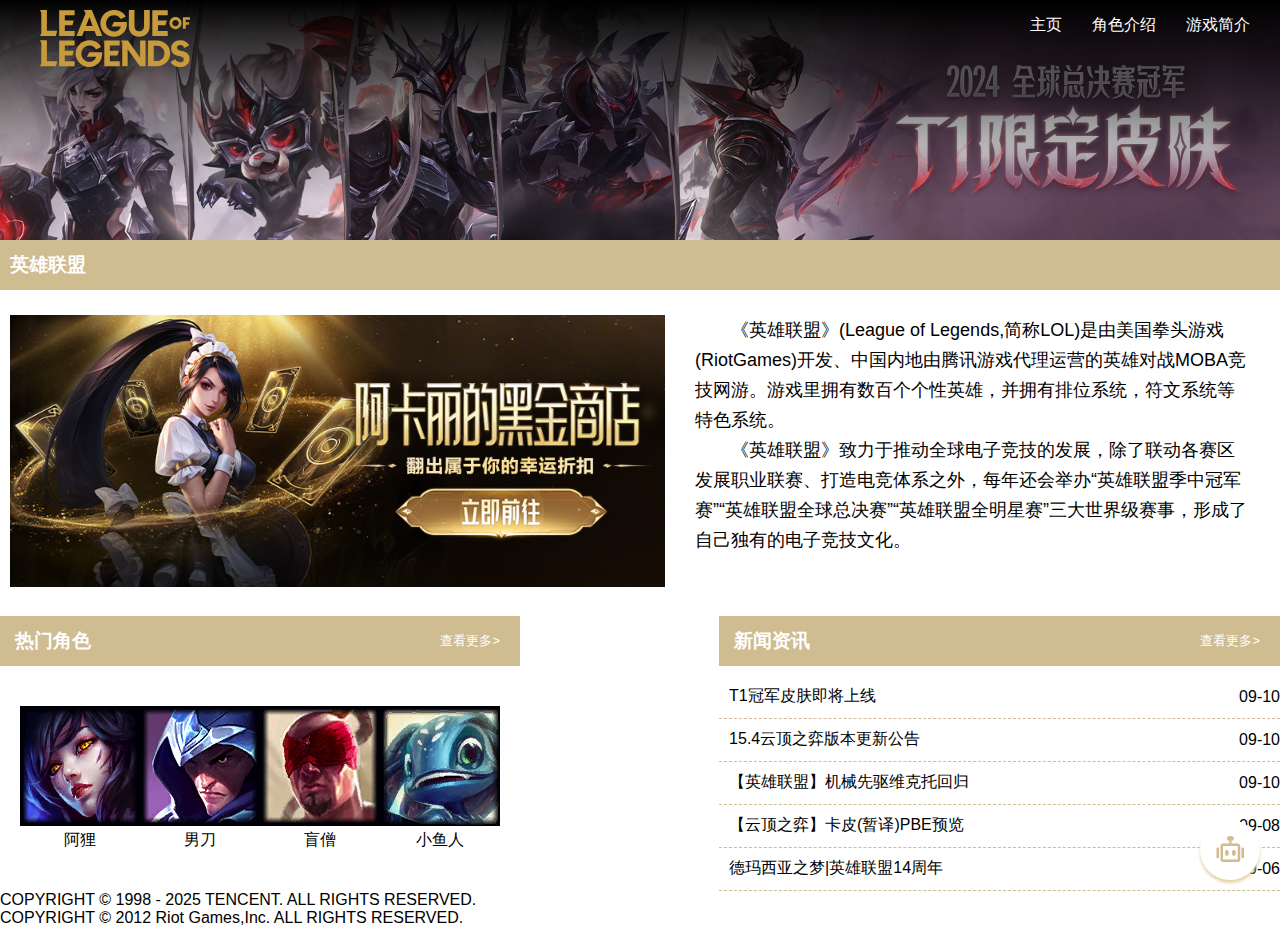
<file: project/index.html>
<!DOCTYPE html>
<html lang="en">

<head>
    <meta charset="UTF-8">
    <meta name="viewport" content="width=device-width, initial-scale=1.0">
    <title>英雄联盟官方网站</title>
    <link rel="stylesheet" href="./css/index.css">
    <!-- Update: aiButton source -->
    <link rel="stylesheet" href="./source/iconfont/ailogo/iconfont.css">
    <link rel="stylesheet" href="./css/universalNavBar.css">
    <link rel="stylesheet" href="./css/aiButton.css">
</head>

<body>
    <div class="universalNavBar"><!-- 导航栏容器 -->
        <div class="universalNavBarBackground"><img src="./source/img/universal/universalBackgroud.jpg" alt="导航栏图片">
        </div><!-- 背景图 -->
        <div class="universalNavBarContent"><!-- 导航栏内容 -->
            <a href="https://lol.qq.com/main.shtml" class="universalLeft">
                <img src="./source/img/universal/universalLogo.svg" alt="lol_logo">
            </a>
            <div class="universalRight">
                <ul>
                    <!-- 导航栏链接 -->
                    <!-- Update: add hover effect -->
                    <li><a href="./index.html">主页</a></li>
                    <li><a href="./character.html">角色介绍</a></li>
                    <li><a href="./introduction.html">游戏简介</a></li>
                </ul>
            </div>
        </div>
    </div>
    <div class="indexContent">
        <div class="indexContentTop"><!-- 英雄联盟 -->
            <div class="indexA1">
                <h3>英雄联盟</h3>
            </div><!-- 英雄联盟标题 -->
            <div class="indexA2">
                <!--阿卡丽图片-->
                <div class="indexA2Left"><a href="https://lol.qq.com/act/a20250905aklstore/index.html?e_code=552675"
                        target="_blank"><img src="./source/img/index/index-Akali.png" alt=""></a></div>
                <!-- 英雄联盟文本（两段） -->
                <div class="indexA2Right">
                    <p class="indexB1">《英雄联盟》(League of
                        Legends,简称LOL)是由美国拳头游戏(RiotGames)开发、中国内地由腾讯游戏代理运营的英雄对战MOBA竞技网游。游戏里拥有数百个个性英雄，并拥有排位系统，符文系统等特色系统。
                    </p>
                    <p class="indexB1">
                        《英雄联盟》致力于推动全球电子竞技的发展，除了联动各赛区发展职业联赛、打造电竞体系之外，每年还会举办“英雄联盟季中冠军赛”“英雄联盟全球总决赛”“英雄联盟全明星赛”三大世界级赛事，形成了自己独有的电子竞技文化。
                    </p>
                </div>
            </div>
        </div>
        <div class="indexContentBottom">
            <div class="indexA3"><!-- 热门角色 -->
                <div class="indexA3Top">
                    <h3>热门角色</h3>
                    <p class="indexB2">查看更多></p>
                </div>
                <div class="indexA3Bottom">
                    <div class="indexB3"><!-- 角色图标1 -->
                        <img src="./source/img/index/index-Ahri.png" alt="阿狸">
                        <div class="indexC1">阿狸</div>
                    </div>
                    <div class="indexB3"><!-- 角色图标2 -->
                        <img src="./source/img/index/index-Talon.png" alt="男刀">
                        <div class="indexC1">男刀</div>
                    </div>
                    <div class="indexB3"><!-- 角色图标3 -->
                        <img src="./source/img/index/index-LeeSin.png" alt="盲僧">
                        <div class="indexC1">盲僧</div>
                    </div>
                    <div class="indexB3"><!-- 角色图标4 -->
                        <img src="./source/img/index/index-Fizz.png" alt="小鱼人">
                        <div class="indexC1">小鱼人</div>
                    </div>
                </div>
            </div>
            <div class="indexA4"><!-- 新闻资讯 -->
                <!--是A3Top！！注意！！-->
                <div class="indexA3Top">
                    <h3>新闻资讯</h3>
                    <p class="indexB2">查看更多></p>
                </div>
                <div class="indexA4Bottom">
                    <ul><!-- 四个新闻+链接 -->
                        <li><a
                                href="https://lol.qq.com/news/detail.shtml?docid=5908790105545064052">T1冠军皮肤即将上线</a><span>09-10</span>
                        </li>
                        <li><a
                                href="https://lol.qq.com/gicp/news/662/37068340.html">15.4云顶之弈版本更新公告</a><span>09-10</span>
                        </li>
                        <li><a
                                href="https://lol.qq.com/v/v2/detail.shtml?docid=910927978312563655">【英雄联盟】机械先驱维克托回归</a><span>09-10</span>
                        </li>
                        <li><a
                                href="https://lol.qq.com/v/v2/detail.shtml?docid=8588179804151281870">【云顶之弈】卡皮(暂译)PBE预览</a><span>09-08</span>
                        </li>
                        <li class="indexB4"><a
                                href="https://lol.qq.com/v/v2/detail.shtml?docid=11243798956824444895">德玛西亚之梦|英雄联盟14周年</a><span>09-06</span>
                        </li>
                    </ul>
                </div>
            </div>
        </div>
    </div>
    <div class="indexBottom"><!-- 底部灰色块 -->
        <p>COPYRIGHT © 1998 - 2025 TENCENT. ALL RIGHTS RESERVED.
        <br>COPYRIGHT © 2012 Riot Games,Inc. ALL RIGHTS RESERVED.</p>
    </div>

    <!-- Update: AI BUTTON -->
    <div class="aiButton iconfont icon-youxiAIduizhanjiqiren">
    </div>
</body>

</html>
</file>
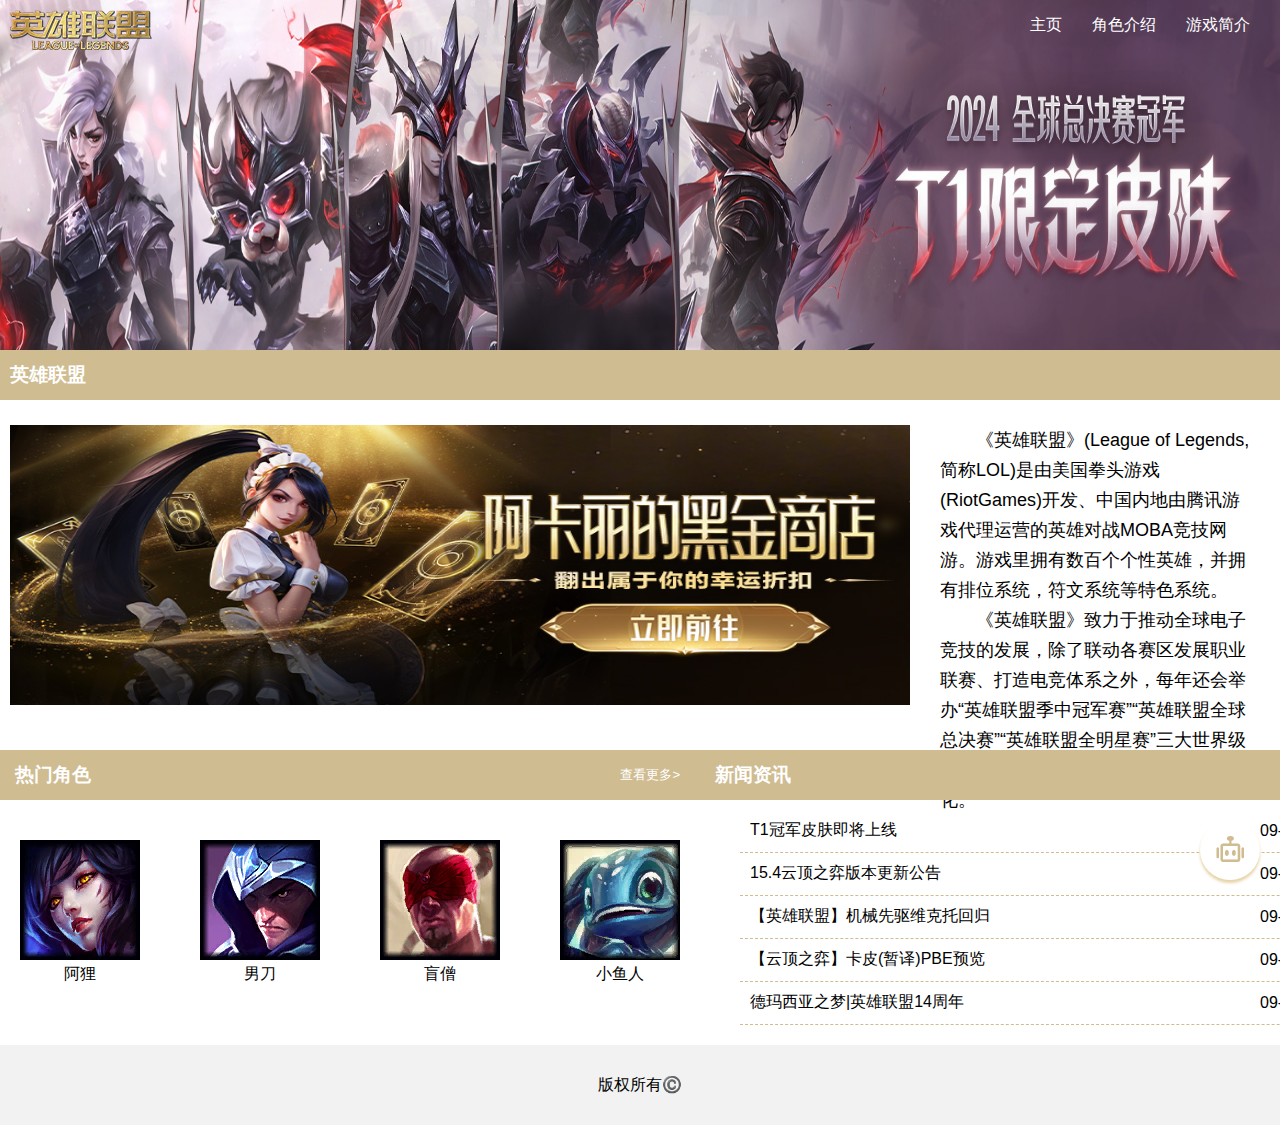
<file: project/index/index.html>
<!DOCTYPE html>
<html lang="en">
<head>
    <meta charset="UTF-8">
    <meta name="viewport" content="width=device-width, initial-scale=1.0">
    <title>Document</title>
    <link rel="stylesheet" href="index.css">
    <!-- Update: aiButton source -->
    <link rel="stylesheet" href="./font_3553oli530y/iconfont.css">
</head>
<body>
    <div class="indexNavBar"><!-- 导航栏容器 -->
        <div class="indexNavBarBackground"><img src="index-background.jpg" alt="导航栏图片"></div><!-- 背景图 -->
        <div class="indexNavBarContent"><!-- 导航栏内容 -->
            <div class="indexLeft"><img src="index-logo.png" alt=""></div>
            <div class="indexRight">
                <ul>
                    <!-- 导航栏链接 -->
                    <!-- Update: add hover effect -->
                    <li><a href="">主页</a></li>
                    <li><a href="">角色介绍</a></li>
                    <li><a href="">游戏简介</a></li>
                </ul>
            </div>
        </div>
    </div>
    <div class="indexContent">
        <div class="indexContentTop"><!-- 英雄联盟 -->
            <div class="indexA1"><h3>英雄联盟</h3></div><!-- 英雄联盟标题 -->
            <div class="indexA2">
                <!--阿卡丽图片-->
                <div class="indexA2Left"><a href="https://lol.qq.com/act/a20250905aklstore/index.html?e_code=552675" target="_blank"><img src="index-Akali.png" alt=""></a></div>
                <!-- 英雄联盟文本（两段） -->
                <div class="indexA2Right">
                    <p class="indexB1">《英雄联盟》(League of Legends,简称LOL)是由美国拳头游戏(RiotGames)开发、中国内地由腾讯游戏代理运营的英雄对战MOBA竞技网游。游戏里拥有数百个个性英雄，并拥有排位系统，符文系统等特色系统。</p>
                    <p class="indexB1">《英雄联盟》致力于推动全球电子竞技的发展，除了联动各赛区发展职业联赛、打造电竞体系之外，每年还会举办“英雄联盟季中冠军赛”“英雄联盟全球总决赛”“英雄联盟全明星赛”三大世界级赛事，形成了自己独有的电子竞技文化。</p>
                </div>
            </div>
        </div>
        <div class="indexContentBottom">
            <div class="indexA3"><!-- 热门角色 -->
                <div class="indexA3Top"><h3>热门角色</h3><p class="indexB2">查看更多></p></div>
                <div class="indexA3Bottom">
                    <div class="indexB3"><!-- 角色图标1 -->
                        <img src="index-Ahri.png" alt="阿狸">
                        <div class="indexC1">阿狸</div>
                    </div>
                    <div class="indexB3"><!-- 角色图标2 -->
                        <img src="index-Talon.png" alt="男刀">
                        <div class="indexC1">男刀</div>
                    </div>
                    <div class="indexB3"><!-- 角色图标3 -->
                        <img src="index-LeeSin.png" alt="盲僧">
                        <div class="indexC1">盲僧</div>
                    </div>
                    <div class="indexB3"><!-- 角色图标4 -->
                        <img src="index-Fizz.png" alt="小鱼人">
                        <div class="indexC1">小鱼人</div>
                    </div>
                </div>
            </div>
            <div class="indexA4"><!-- 新闻资讯 -->
                <!--是A3Top！！注意！！-->
                <div class="indexA3Top"><h3>新闻资讯</h3><p class="indexB2">查看更多></p></div>
                <div class="indexA4Bottom">
                    <ul><!-- 四个新闻+链接 -->
                        <li><a href="https://lol.qq.com/news/detail.shtml?docid=5908790105545064052">T1冠军皮肤即将上线</a><span>09-10</span></li>
                        <li><a href="https://lol.qq.com/gicp/news/662/37068340.html">15.4云顶之弈版本更新公告</a><span>09-10</span></li>
                        <li><a href="https://lol.qq.com/v/v2/detail.shtml?docid=910927978312563655">【英雄联盟】机械先驱维克托回归</a><span>09-10</span></li>
                        <li><a href="https://lol.qq.com/v/v2/detail.shtml?docid=8588179804151281870">【云顶之弈】卡皮(暂译)PBE预览</a><span>09-08</span></li>
                        <li class="indexB4"><a href="https://lol.qq.com/v/v2/detail.shtml?docid=11243798956824444895">德玛西亚之梦|英雄联盟14周年</a><span>09-06</span></li>
                    </ul>
                </div>
            </div>
        </div>
    </div>
    <div class="indexBottom"><!-- 底部灰色块 -->
        <p>版权所有©️</p>
    </div>

    <!-- Update: AI BUTTON -->
    <div class="aiButton iconfont icon-youxiAIduizhanjiqiren">
    </div>
</body>
</html>
</file>
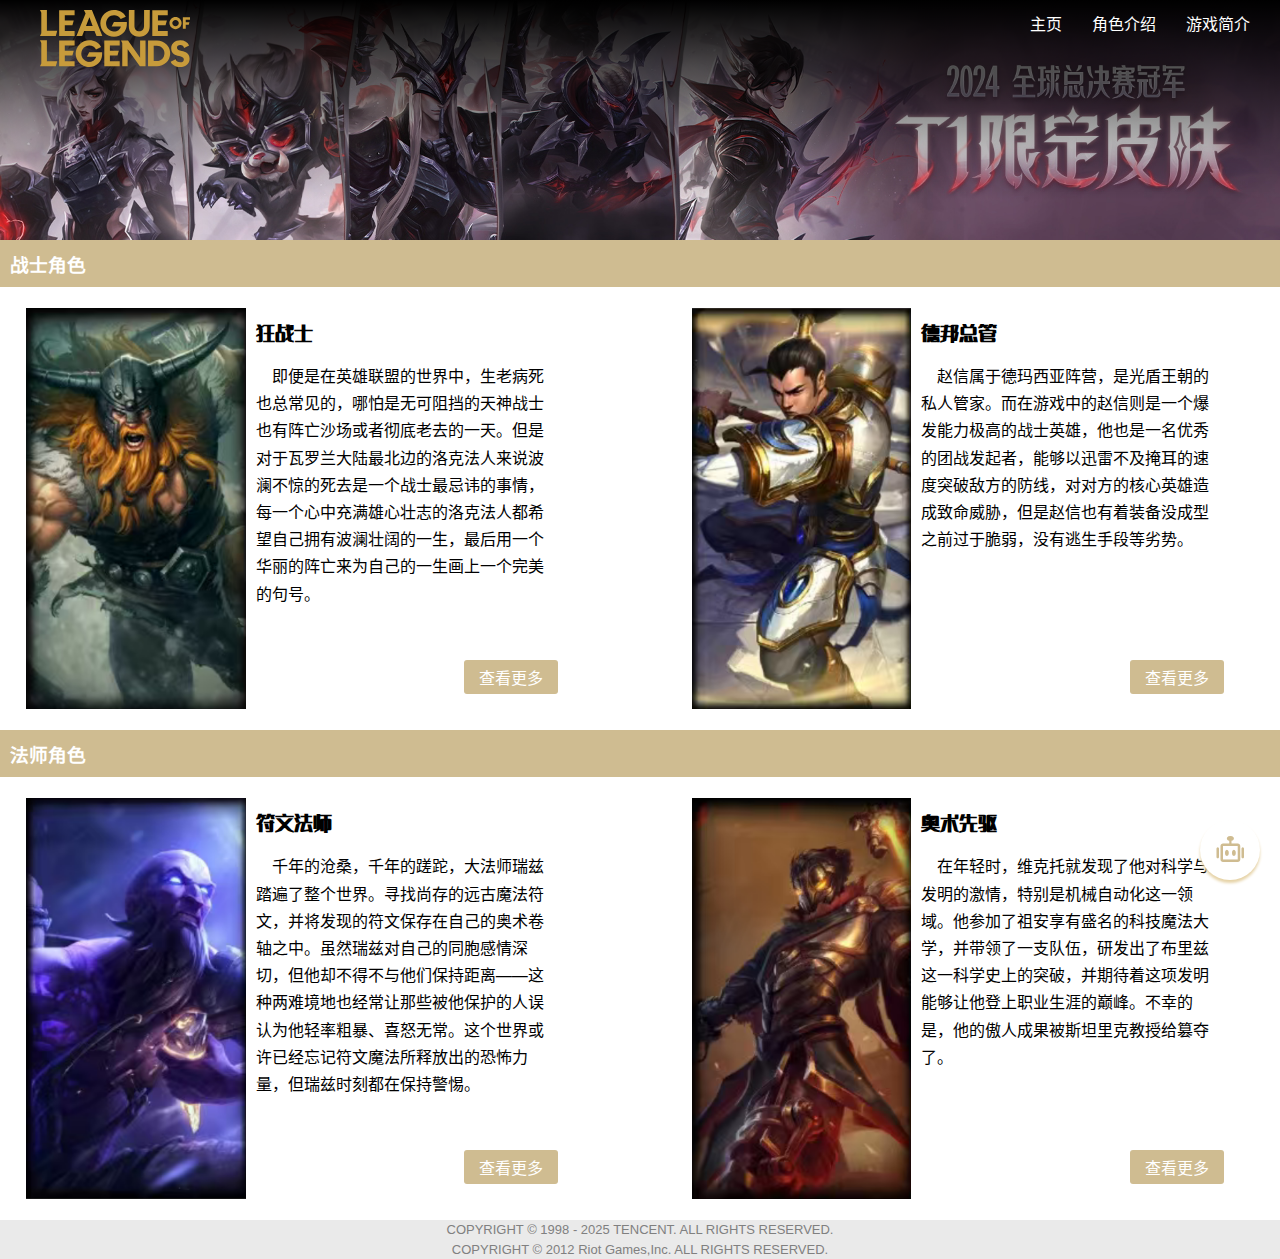
<file: project/character.html>
<!DOCTYPE html>
<html lang="zh-CN">

<head>
  <meta charset="UTF-8">
  <title>英雄联盟角色介绍</title>
  <!-- Basic -->
  <link rel="stylesheet" href="./css/character.css">
  <!-- Nav Bar -->
  <link rel="stylesheet" href="./css/universalNavBar.css">
  <!-- AI Button -->
  <link rel="stylesheet" href="./css/aiButton.css">
  <!-- iconfont -->
  <link rel="stylesheet" href="./source/iconfont/ailogo/iconfont.css">
  <!-- More universal resource -->
  <link rel="stylesheet" href="./css/universal.css">
</head>

<body>
  <div class="universalNavBar"><!-- 导航栏容器 -->
    <div class="universalNavBarBackground"><img src="./source/img/universal/universalBackgroud.jpg" alt="导航栏图片">
    </div><!-- 背景图 -->
    <div class="universalNavBarContent"><!-- 导航栏内容 -->
      <a href="https://lol.qq.com/main.shtml" class="universalLeft">
        <img src="./source/img/universal/universalLogo.svg" alt="lol_logo">
      </a>
      <div class="universalRight">
        <ul>
          <!-- 导航栏链接 -->
          <!-- Update: add hover effect -->
          <li><a href="./index.html">主页</a></li>
          <li><a href="./character.html">角色介绍</a></li>
          <li><a href="./introduction.html">游戏简介</a></li>
        </ul>
      </div>
    </div>
  </div>

  <div class="section">
    <h2 class="section-title">战士角色</h2>
    <div class="character-list">
      <div class="character">
        <div class="character-img">
          <img src="./source/img/character/狂战士.png" alt="狂战士">
        </div>
        <div class="character-info">
          <h3>狂战士</h3>
          <p style="text-indent: 1em;">
            即便是在英雄联盟的世界中，生老病死也总常见的，哪怕是无可阻挡的天神战士也有阵亡沙场或者彻底老去的一天。但是对于瓦罗兰大陆最北边的洛克法人来说波澜不惊的死去是一个战士最忌讳的事情，每一个心中充满雄心壮志的洛克法人都希望自己拥有波澜壮阔的一生，最后用一个华丽的阵亡来为自己的一生画上一个完美的句号。
          </p>
          <a href="https://101.qq.com/#/hero-detail?heroid=2&datatype=5v5">查看更多</a>
        </div>
      </div>
      <div class="character">
        <div class="character-img">
          <img src="./source/img/character/德邦总管.png" alt="德邦总管">
        </div>
        <div class="character-info">
          <h3>德邦总管</h3>
          <p style="text-indent: 1em;">
            赵信属于德玛西亚阵营，是光盾王朝的私人管家。而在游戏中的赵信则是一个爆发能力极高的战士英雄，他也是一名优秀的团战发起者，能够以迅雷不及掩耳的速度突破敌方的防线，对对方的核心英雄造成致命威胁，但是赵信也有着装备没成型之前过于脆弱，没有逃生手段等劣势。
          </p>
          <a href="https://101.qq.com/#/hero-detail?heroid=5&datatype=5v5">查看更多</a>
        </div>
      </div>
    </div>
  </div>

  <div class="section">
    <h2 class="section-title">法师角色</h2>
    <div class="character-list">
      <div class="character">
        <div class="character-img">
          <img src="./source/img/character/流浪法师.png" alt="流浪法师">
        </div>
        <div class="character-info">
          <h3>符文法师</h3>
          <p style="text-indent: 1em;">
            千年的沧桑，千年的蹉跎，大法师瑞兹踏遍了整个世界。寻找尚存的远古魔法符文，并将发现的符文保存在自己的奥术卷轴之中。虽然瑞兹对自己的同胞感情深切，但他却不得不与他们保持距离——这种两难境地也经常让那些被他保护的人误认为他轻率粗暴、喜怒无常。这个世界或许已经忘记符文魔法所释放出的恐怖力量，但瑞兹时刻都在保持警惕。
          </p>
          <a href="https://101.qq.com/#/hero-detail?heroid=13&datatype=5v5">查看更多</a>
        </div>
      </div>
      <div class="character">
        <div class="character-img">
          <img src="./source/img/character/机械先驱.png" alt="机械先驱">
        </div>
        <div class="character-info">
          <h3>奥术先驱</h3>
          <p style="text-indent:1em">
            在年轻时，维克托就发现了他对科学与发明的激情，特别是机械自动化这一领域。他参加了祖安享有盛名的科技魔法大学，并带领了一支队伍，研发出了布里兹这一科学史上的突破，并期待着这项发明能够让他登上职业生涯的巅峰。不幸的是，他的傲人成果被斯坦里克教授给篡夺了。
          </p>
          <a href="https://101.qq.com/#/hero-detail?heroid=112&datatype=5v5">查看更多</a>
        </div>
      </div>
    </div>
  </div>

  <footer>
    <p>COPYRIGHT © 1998 - 2025 TENCENT. ALL RIGHTS RESERVED.
      <br>COPYRIGHT © 2012 Riot Games,Inc. ALL RIGHTS RESERVED.
    </p>
  </footer>

  <!-- Update: AI BUTTON -->
  <div class="aiButton iconfont icon-youxiAIduizhanjiqiren">
  </div>
</body>

</html>
</file>
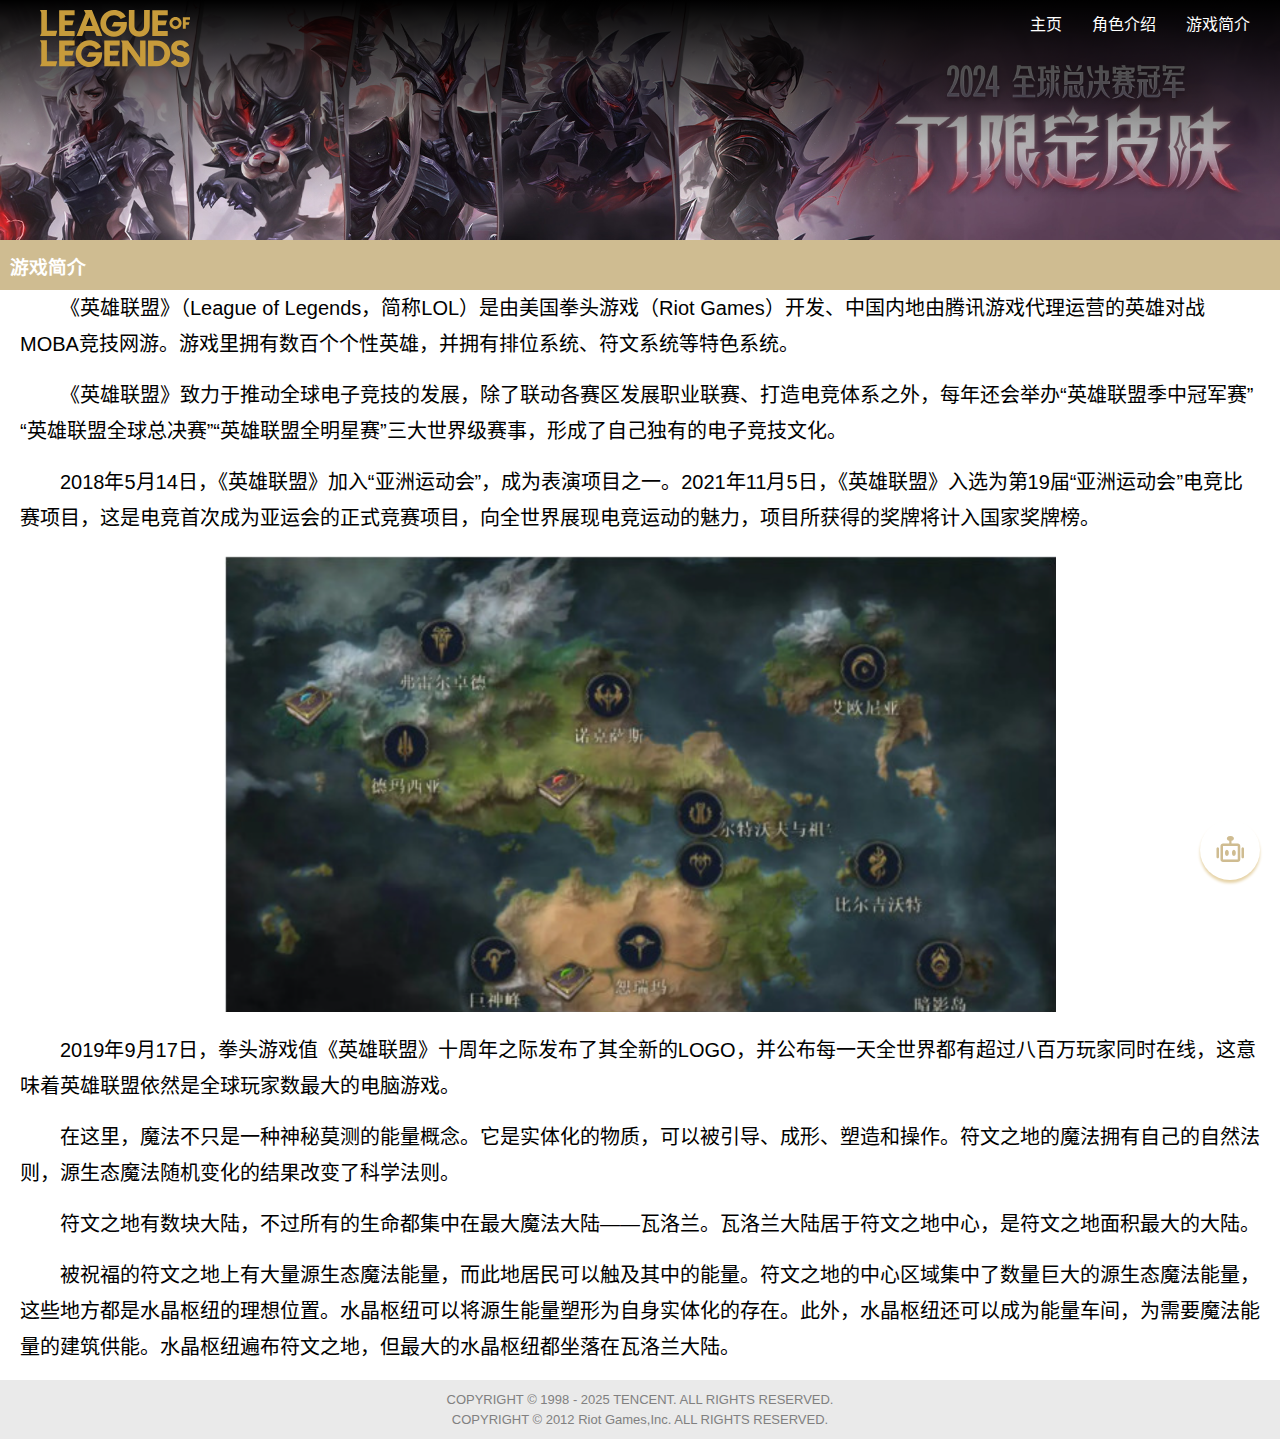
<file: project/introduction.html>
<!DOCTYPE html>
<html lang="zh-CN">

<head>
    <meta charset="UTF-8">
    <meta name="viewport" content="width=device-width, initial-scale=1.0">
    <title>英雄联盟官方网站-游戏介绍</title>
    <!-- Basic -->
    <link rel="stylesheet" href="./css/introduction.css">
    <!-- Nav Bar -->
    <link rel="stylesheet" href="./css/universalNavBar.css">
    <!-- AI Button -->
    <link rel="stylesheet" href="./css/aiButton.css">
    <!-- iconfont -->
    <link rel="stylesheet" href="./source/iconfont/ailogo/iconfont.css">
</head>

<body>
    <!-- body标签：页面的主体内容区，所有可见的页面元素（文字、图片、按钮等）都放在这里 -->
    <!-- 页面头部区域：通常包含logo、导航栏等核心导航元素 -->
    <div class="universalNavBar"><!-- 导航栏容器 -->
        <div class="universalNavBarBackground"><img src="./source/img/universal/universalBackgroud.jpg" alt="导航栏图片">
        </div><!-- 背景图 -->
        <div class="universalNavBarContent"><!-- 导航栏内容 -->
            <a href="https://lol.qq.com/main.shtml" class="universalLeft">
                <img src="./source/img/universal/universalLogo.svg" alt="lol_logo">
            </a>
            <div class="universalRight">
                <ul>
                    <!-- 导航栏链接 -->
                    <!-- Update: add hover effect -->
                    <li><a href="./index.html">主页</a></li>
                    <li><a href="./character.html">角色介绍</a></li>
                    <li><a href="./introduction.html">游戏简介</a></li>
                </ul>
            </div>
        </div>
    </div>
    <!-- 游戏简介标题容器，驼峰命名体现gameIntro组别 -->
    <div class="introductionBiaoti">
        <h2>游戏简介</h2>
    </div>
    <!-- 游戏简介内容区块，驼峰命名体现gameIntro组别 -->
    <section class="introductionSection">
        <p>《英雄联盟》（League of Legends，简称LOL）是由美国拳头游戏（Riot
            Games）开发、中国内地由腾讯游戏代理运营的英雄对战MOBA竞技网游。游戏里拥有数百个个性英雄，并拥有排位系统、符文系统等特色系统。</p>
        <p>《英雄联盟》致力于推动全球电子竞技的发展，除了联动各赛区发展职业联赛、打造电竞体系之外，每年还会举办“英雄联盟季中冠军赛”“英雄联盟全球总决赛”“英雄联盟全明星赛”三大世界级赛事，形成了自己独有的电子竞技文化。</p>
        <p>2018年5月14日，《英雄联盟》加入“亚洲运动会”，成为表演项目之一。2021年11月5日，《英雄联盟》入选为第19届“亚洲运动会”电竞比赛项目，这是电竞首次成为亚运会的正式竞赛项目，向全世界展现电竞运动的魅力，项目所获得的奖牌将计入国家奖牌榜。
        </p>
        <img src="./source/img/introduction/map.png" alt="">
        <p>2019年9月17日，拳头游戏值《英雄联盟》十周年之际发布了其全新的LOGO，并公布每一天全世界都有超过八百万玩家同时在线，这意味着英雄联盟依然是全球玩家数最大的电脑游戏。</p>
        <p>在这里，魔法不只是一种神秘莫测的能量概念。它是实体化的物质，可以被引导、成形、塑造和操作。符文之地的魔法拥有自己的自然法则，源生态魔法随机变化的结果改变了科学法则。</p>
        <p>符文之地有数块大陆，不过所有的生命都集中在最大魔法大陆——瓦洛兰。瓦洛兰大陆居于符文之地中心，是符文之地面积最大的大陆。</p>
        <p>被祝福的符文之地上有大量源生态魔法能量，而此地居民可以触及其中的能量。符文之地的中心区域集中了数量巨大的源生态魔法能量，这些地方都是水晶枢纽的理想位置。水晶枢纽可以将源生能量塑形为自身实体化的存在。此外，水晶枢纽还可以成为能量车间，为需要魔法能量的建筑供能。水晶枢纽遍布符文之地，但最大的水晶枢纽都坐落在瓦洛兰大陆。
        </p>
    </section>
    <footer>
            <p>COPYRIGHT © 1998 - 2025 TENCENT. ALL RIGHTS RESERVED.
            <br>COPYRIGHT © 2012 Riot Games,Inc. ALL RIGHTS RESERVED.</p>
    </footer>


    <!-- Update: AI BUTTON -->
    <div class="aiButton iconfont icon-youxiAIduizhanjiqiren">
    </div>
</body>

</html>
</file>
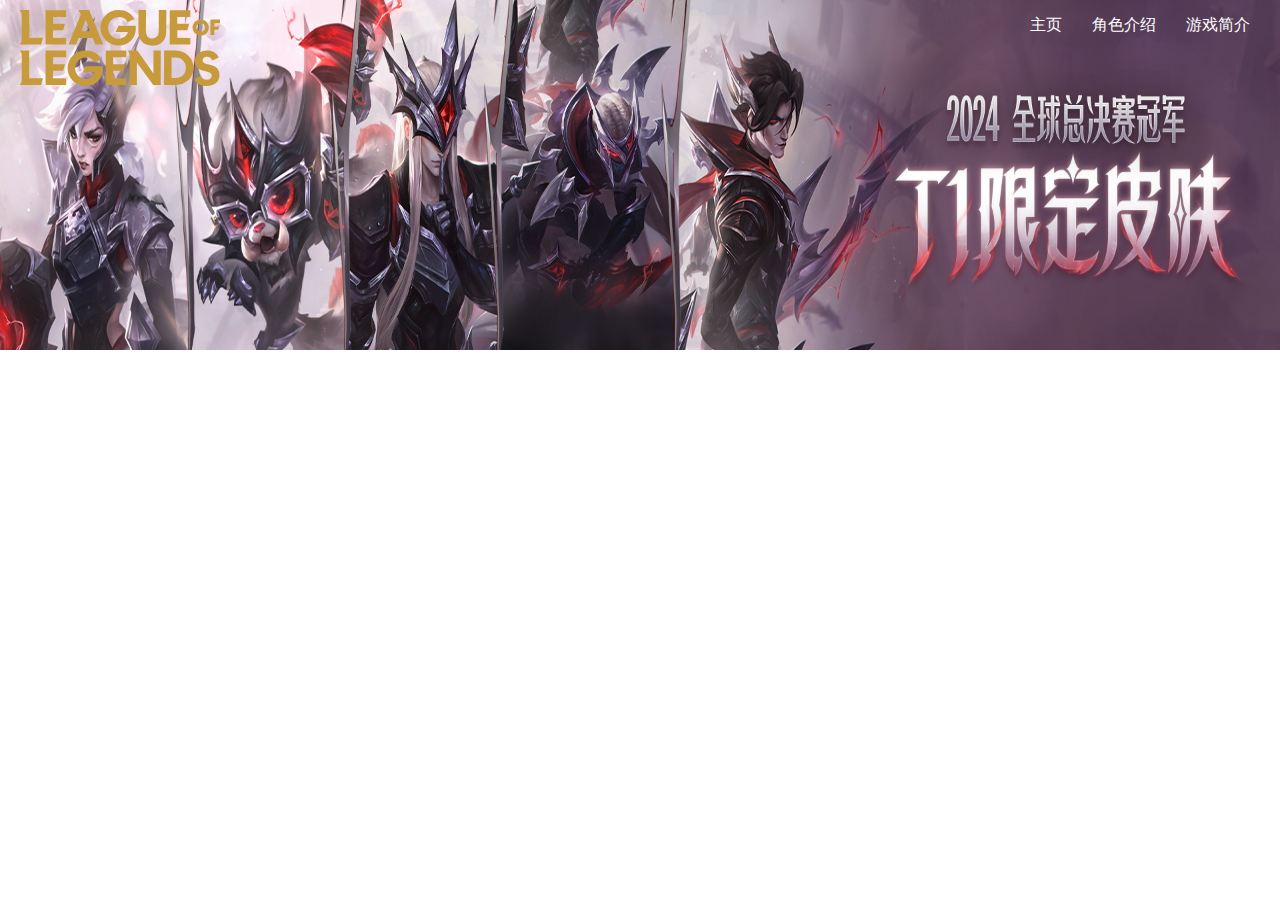
<file: aronnaxDemo/universal_nav_bar/navbar.html>
<html lang="en">
<head>
    <meta charset="UTF-8">
    <meta name="viewport" content="width=device-width, initial-scale=1.0">
    <title>NavBar</title>
    <link rel="stylesheet" href="./navbar.css">
</head>
<body>
    <div class="universalNavBar"><!-- 导航栏容器 -->
        <div class="universalNavBarBackground"><img src="./universalBackgroud.jpg" alt="导航栏图片"></div><!-- 背景图 -->
        <div class="universalNavBarContent"><!-- 导航栏内容 -->
            <div class="universalLeft"><img src="./universalLogo.svg" alt=""></div>
            <div class="universalRight">
                <ul>
                    <!-- 导航栏链接 -->
                    <!-- Update: add hover effect -->
                    <li><a href="">主页</a></li>
                    <li><a href="">角色介绍</a></li>
                    <li><a href="">游戏简介</a></li>
                </ul>
            </div>
        </div>
    </div>
</body>
</file>
<file: project/css/index.css>
* {
    box-sizing: border-box;
    margin: 0;
}

body {
    font-family: Arial, Helvetica, sans-serif;
}

li {
    list-style: none;
}

a {
    text-decoration: none;
}

h3 {
    color: white;
}

.indexNavBar {
    width: 100%;
    position: relative;
}

.indexNavBarBackground img {
    height: 100%;
    width: 100%;
}

.indexNavBarBackground {
    height: 350px;
}

.indexNavBarContent {
    width: 100%;
    height: 50px;
    position: absolute;
    top: 0;
    display: flex;
    justify-content: space-between;
}

.indexRight {
    margin-left: auto;
}

.indexRight ul {
    line-height: 50px;
    display: flex;
}

.indexRight ul li a {
    margin-right: 30px;
    color: white;
}

.indexContent {
    display: flex;
    flex-direction: column;
}

.indexContentTop {
    /* height: 400px; */
    padding-bottom: 25px;
}

.indexA1 {
    width: 100%;
    height: 50px;
    line-height: 50px;
    background-color: #cfbc91;
}

.indexA1 h3 {
    margin-left: 10px;
}

.indexA2 {
    margin-top: 25px;
    display: flex;
    flex-wrap: wrap;
}

.indexA2Left {
    flex: 1 1 500px;
    margin-left: 10px;
}

.indexA2Left img {
    max-width: 100%;
    height: auto;
}

.indexA2Right {
    /* height: 300px; */
    margin: 0 30px;
    flex: 1 1 400px;
    /* 可增长，可收缩，基础宽度400px */
    overflow-wrap: break-word;
    /* 确保文本不会溢出容器 */
}

.indexB1 {
    line-height: 30px;
    text-indent: 2em;
    font-size: large;
}

.indexContentBottom {
    display: flex;
    justify-content: space-between;
    flex-wrap: wrap;
}

.indexA3Top {
    height: 50px;
    background-color: #cfbc91;
    display: flex;
    justify-content: space-between;
    align-items: center;
    max-width: 700px;
}

.indexA3Top h3 {
    margin-left: 15px;
}

.indexA3Bottom {
    display: flex;
    justify-content: space-between;
    margin: 0 20px;
    margin-top: 40px;
    flex-wrap: wrap;
}

.indexB2 {
    margin-right: 20px;
    font-size: small;
    display: block;
    color: white;
}

.indexC1 {
    text-align: center;
}

.indexA4Bottom ul {
    margin-top: 10px;
}

.indexA4Bottom ul li {
    display: block;
    display: flex;
    border-bottom: 1px dashed #cfbc91;

}

.indexA4Bottom ul li a {
    /* font-size: large; */
    display: block;
    width: 500px;
    margin: 10px;
    color: black;
}

.indexA4Bottom ul li span {
    line-height: 42px;
}

.indexB4 {
    border: none;
}

footer {
    background-color: #eaeaea;
    text-align: center;
    padding: 10px0;
    font-size: 14px;
}

footer p {
    color: gray;
    line-height: 150%;
    font-size: small;
}

* {
    box-sizing: border-box
}


.indexNavBarContent .indexRight ul li a {
    position: relative;
}

.indexNavBarContent .indexRight ul li a::after {
    content: "";
    /* 位置 相对链接本身 */
    position: absolute;
    left: 0;
    bottom: -10px;
    /* 基础样式 */
    width: 0;
    height: 3px;
    background: #CCBD96;
    /* 过渡动画 */
    transition: width 0.2s ease;
}

.indexNavBarContent .indexRight ul li a:hover::after {
    width: 100%;
    /* 鼠标悬停时展开到整个链接宽度 */
}
</file>
<file: project/source/iconfont/ailogo/iconfont.css>
@font-face {
  font-family: "iconfont";
  /* Project id  */
  src: url('iconfont.ttf?t=1757901840693') format('truetype');
}

.iconfont {
  font-family: "iconfont" !important;
  font-size: 16px;
  font-style: normal;
  -webkit-font-smoothing: antialiased;
  -moz-osx-font-smoothing: grayscale;
}

.icon-aislogo:before {
  content: "\e648";
}

.icon-youxiAIduizhanjiqiren:before {
  content: "\e6f1";
  font-size: 30px;
  font-weight: lighter;
  color: #CFBC91;
}
</file>
<file: project/css/universalNavBar.css>
* {
    box-sizing: border-box !important;
    margin: 0;
    padding: 0;
}

body {
    font-family: Arial, Helvetica, sans-serif;
}

li {
    list-style: none;
}

a {
    text-decoration: none;
}

h3 {
    color: white;
}

.universalNavBarBackground img {
    display: block;
    max-width: 100%;
}

.universalNavBarContent {
    width: 100%;
    height: 200px;
    position: absolute;
    top: 0;
    display: flex;
    justify-content: space-between;
}

.universalNavBarContent::before {
  content: "";
  position: absolute;
  top: 0;
  left: 0;
  width: 100%;
  height: 100%;
  /* 渐变：上面是黑色半透明，往下过渡到透明 */
  background: linear-gradient(to bottom, rgba(0, 0, 0, 1), transparent);
  z-index: 0;
}

.universalLeft{
    display: block;
    z-index: 1;
}

.universalLeft img{
    margin-top: 10px;
    margin-left: 40px;
    max-width: 150px;
    z-index: 100;
}

.universalRight {
    margin-left: auto;
}

.universalRight ul {
    line-height: 50px;
    display: flex;
}

.universalRight ul li a {
    margin-right: 30px;
    color: white;
}

.universalNavBarContent .universalRight ul li a {
    position: relative;
}

.universalNavBarContent .universalRight ul li a::after {
    content: "";
    /* 位置 相对链接本身 */
    position: absolute;
    left: 0;
    bottom: -10px;
    /* 基础样式 */
    width: 0;
    height: 3px;
    background: #CCBD96;
    /* 过渡动画 */
    transition: width 0.2s ease;
}

.universalNavBarContent .universalRight ul li a:hover::after {
    width: 100%;
    /* 鼠标悬停时展开到整个链接宽度 */
}
</file>
<file: project/css/aiButton.css>
/* ai按钮 */
.aiButton {
    /* 位置与基础样式 */
    position: fixed;
    bottom: 20px;
    right: 20px;
    width: 60px;
    height: 60px;
    border-radius: 50%;
    background-color: #FFFFFF;
    border: none;
    box-shadow: 0 3px 3px #e6d3a7;

    /* 指针 */
    cursor: pointer;

    /* 层级 */
    z-index: 1000;

    /* 子元素定位 */
    display: flex;
    justify-content: center;
    align-items: center;

    /* 动画 */
    animation: pulse 2s infinite;
    transition: transform 0.2s, background 0.2s;
}

/* 悬停效果 */
.aiButton:hover {
    transform: scale(1.1);
    background: #0C1723;
}

.aiButton:hover::before {
    color: antiquewhite;
}

/* 点击效果 */
.aiButton:active {
    transform: scale(1.1);
}

/* 呼吸动画关键帧 */
@keyframes pulse {
    0% {
        transform: scale(1);
    }

    50% {
        transform: scale(1.05);
    }

    100% {
        transform: scale(1);
    }
}
</file>
<file: project/index/index.css>
*{
    box-sizing: border-box;
    margin: 0;
}
body{
    font-family: Arial, Helvetica, sans-serif;
}
li{
    list-style: none;
}
a{
    text-decoration: none;
}
h3{
    color:white; 
}
.indexNavBar{
    width: 100%;
    position: relative;
}
.indexNavBarBackground img{
    height: 100%;
    width: 100%;
}
.indexNavBarBackground{
    height: 350px;
}
.indexNavBarContent{
    width: 100%;
    height: 50px;
    position: absolute;
    top: 0;
    display: flex;
    justify-content: space-between;
}
.indexRight{
    margin-left: auto;
}
.indexRight ul{
    line-height: 50px;
    display: flex;
}
.indexRight ul li a{
    margin-right: 30px;
    color: white;
}
.indexContent{
    display:flex;
    flex-direction: column;
}
.indexContentTop{
    height: 400px;
}
.indexA1{
    width: 100%;
    height: 50px;
    line-height: 50px;
    background-color: #cfbc91;
}
.indexA1 h3{
    margin-left: 10px;
}
.indexA2{
    margin-top: 25px;
    display: flex;
}
.indexA2Left img{
    margin-left: 10px;
    width: 900px;
    height: 280px;
}
.indexA2Right{
    height: 300px;
    margin:0 30px;
}
.indexB1{
    line-height: 30px;
    text-indent: 2em;
    font-size: large;
}
.indexContentBottom{
    display: flex;
    justify-content: space-between;
}
.indexA3Top{
    height: 50px;
    background-color: #cfbc91;
    display: flex;
    justify-content: space-between;
    line-height: 50px;
    width: 700px;
}
.indexA3Top h3{
    margin-left: 15px;
}
.indexA3Bottom{
    display: flex;
    justify-content: space-between;
    margin: 0 20px;
    margin-top: 40px;
}
.indexB2{
    margin-right: 20px;
    font-size: small;
    display: block;
    color: white;
}
.indexC1{
    text-align: center;
}
.indexA4Bottom ul{
    margin-top:10px;
}
.indexA4Bottom ul li{
    display: block;
    display: flex;
    border-bottom: 1px dashed #cfbc91;

}
.indexA4Bottom ul li a{
    /* font-size: large; */
    display: block;
    width: 500px;
    margin: 10px;
    color: black;
}
.indexA4Bottom ul li span{
    line-height: 42px;
}
.indexB4{
    border: none;
}
.indexBottom{
    width: 100%;
    height: 80px;
    background-color: #f2f2f2;
    margin-top: 20px;
    display: flex;
    align-items: center;
}
.indexBottom p{
    margin: 0 auto;
}

* {
    box-sizing: border-box
}


.indexNavBarContent .indexRight ul li a {
    position: relative;
}

.indexNavBarContent .indexRight ul li a::after {
    content: "";
    /* 位置 相对链接本身 */
    position: absolute;
    left: 0;
    bottom: -10px;
    /* 基础样式 */
    width: 0;
    height: 3px;
    background: #CCBD96;
    /* 过渡动画 */
    transition: width 0.2s ease;
}

.indexNavBarContent .indexRight ul li a:hover::after {
    width: 100%;
    /* 鼠标悬停时展开到整个链接宽度 */
}

/* ai按钮 */
.aiButton {
    /* 位置与基础样式 */
    position: fixed;
    bottom: 20px;
    right: 20px;
    width: 60px;
    height: 60px;
    border-radius: 50%;
    background-color: #FFFFFF;
    border: none;
    box-shadow: 0 3px 3px #e6d3a7;

    /* 指针 */
    cursor: pointer;

    /* 层级 */
    z-index: 1000;

    /* 子元素定位 */
    display: flex;
    justify-content: center;
    align-items: center;

    /* 动画 */
    animation: pulse 2s infinite;
    transition: transform 0.2s, background 0.2s;
}

/* 悬停效果 */
.aiButton:hover {
    transform: scale(1.1);
    background: #0C1723;
}

.aiButton:hover::before {
    color: antiquewhite;
}

/* 点击效果 */
.aiButton:active {
    transform: scale(1.1);
}

/* 呼吸动画关键帧 */
@keyframes pulse {
    0% {
        transform: scale(1);
    }

    50% {
        transform: scale(1.05);
    }

    100% {
        transform: scale(1);
    }
}
</file>
<file: project/index/font_3553oli530y/iconfont.css>
@font-face {
  font-family: "iconfont";
  /* Project id  */
  src: url('iconfont.ttf?t=1757901840693') format('truetype');
}

.iconfont {
  font-family: "iconfont" !important;
  font-size: 16px;
  font-style: normal;
  -webkit-font-smoothing: antialiased;
  -moz-osx-font-smoothing: grayscale;
}

.icon-aislogo:before {
  content: "\e648";
}

.icon-youxiAIduizhanjiqiren:before {
  content: "\e6f1";
  font-size: 30px;
  font-weight: lighter;
  color: #CFBC91;
}
</file>
<file: project/css/character.css>
body {
    margin: 0;
    font-family: "Microsoft Yahei", sans-serif;
}

.header {
    position: relative;
    width: 100%;
}

.header img {
    width: 100%;
    display: block;
}

.nav {
    position: absolute;
    top: 20px;
    right: 20px;
}

.nav a {
    color: #fff;
    text-decoration: none;
    margin-left: 20px;
}

.banner-title h1 {
    font-size: 48px;
    margin: 0;
}

.banner-title p {
    font-size: 18px;
    margin: 10px 0 0 0;
}

.section {
    padding: 0px;
}

.section-title {
    background-color: #CFBC91;
    color: #fff;
    padding: 10px;
    margin: 0;
    font-size: 1.17em;
}

.character-list {
    display: flex;
    flex-wrap: wrap;
    justify-content: space-between;
    margin-top: 20px;
}

.character {
    width: 48%;
    display: flex;
    margin-bottom: 20px;
    border: 1px solid white;
    border-radius: 5px;
    overflow: hidden;
}

.character-img {
    width: 40%;
}

.character-img img {
    width: 100%;
    height: 100%;
    object-fit: cover;
    margin-left: 25px;
}

.character-info {
    width: 60%;
    padding: 15px;
    position: relative;
    margin-left: 20px;
    margin-right: 40px;
}

.character-info h3 {
    margin-top: 0;
    color: black;
    padding: 0;
    margin-bottom: 20px;
    font-family: huxiaobo;
}

.character-info p {
    line-height: 170%;
    /* leave space for "more info" box */
    margin-bottom: 40px;
}

.character-info a {
    display: inline-block;
    background-color: #CFBC91;
    color: #fff;
    text-align: center;
    padding: 5px 15px;
    text-decoration: none;
    border-radius: 3px;
    /* 将按钮定位在右下角 */
    position: absolute;
    bottom: 15px;
    right: 15px;
}

footer {
    background-color: #eaeaea;
    text-align: center;
    padding: 10px0;
    font-size: 14px;
}

footer p {
    color: gray;
    line-height: 150%;
    font-size: small;
}
</file>
<file: project/css/universal.css>
@font-face {
    font-family: "huxiaobo";
    src: url("../source/fonts/胡晓波男神体.otf") format("opentype");
    font-weight: lighter;
    font-style: normal;
}

#ai-assistant-container {
    position: fixed;
    right: 20px;
    bottom: 100px;
    z-index: 9999;
    width: 400px;
    height: 600px;
    background: transparent;
}

#ai-assistant {
    width: 100%;
    height: 100%;
    border: none;
    border-radius: 16px;
    background: transparent;
}

.aiButton {
    z-index: 10000;
    /* 确保按钮在iframe上层 */
}
</file>
<file: project/css/introduction.css>
/* 全局样式重置与基础设置，清除默认边距和内边距，设置字体等 */
 body {
     margin: 0;
     padding: 0;
     /* font-family: "Microsoft Yahei", sans-serif; */
     /* color: #333; */
     font-family: Arial, Helvetica, sans-serif;
 }


 /* 游戏简介标题容器样式，设置背景色和高度 */
 .introductionBiaoti {
     /* 标题设置 */
     background-color: #CFBC91;
     height: 50px;

     /* Update: flex */
     display: flex;
     /* justify-content: center; */
     align-items: center;
     
 }

 /* 二级标题样式，设置边距、颜色、背景色、内边距和字体大小等 */
 .introductionBiaoti h2 {
    margin: 0;
     margin-left: 10px;
     color: #ffffff;
     /* background-color: #75BFDB; */
     /* padding: 24px; */
     font-size: 1.17em;
 }

 /* 游戏简介内容区块内段落样式，设置行高、边距、首行缩进和字体大小等 */
 .introductionSection p {
     line-height: 1.8;
     margin-bottom: 15px;
     text-indent: 2em;
     margin-left: 20px;
     margin-right: 20px;
     font-size: 20px;
 }

 /* 游戏简介内容区块内图片样式，设置最大宽度、高度自适应、块级显示和边距等 */
 .introductionSection img {
     max-width: 65%;
     height: auto;
     display: block;
     margin: 20px auto;
 }

 /* 页脚样式，设置背景色、文本居中、内边距和字体大小 */
 footer {
     background-color: #eaeaea;
     text-align: center;
     padding: 10px 0;
     font-size: 14px;
 }

 footer p{
    color: gray;
    line-height: 150%;
    font-size: small;
 }
</file>
<file: aronnaxDemo/universal_nav_bar/navbar.css>
* {
    box-sizing: border-box;
    margin: 0;
}

body {
    font-family: Arial, Helvetica, sans-serif;
}

li {
    list-style: none;
}

a {
    text-decoration: none;
}

h3 {
    color: white;
}

.universalNavBar {
    width: 100%;
    position: relative;
}

.universalNavBarBackground img {
    height: 100%;
    width: 100%;
}

.universalNavBarBackground {
    height: 350px;
}

.universalNavBarContent {
    width: 100%;
    height: 50px;
    position: absolute;
    top: 0;
    display: flex;
    justify-content: space-between;
}

.universalLeft img{
    margin-top: 10px;
    margin-left: 20px;
    max-width: 200px;
}

.universalRight {
    margin-left: auto;
}

.universalRight ul {
    line-height: 50px;
    display: flex;
}

.universalRight ul li a {
    margin-right: 30px;
    color: white;
}

.universalNavBarContent .universalRight ul li a {
    position: relative;
}

.universalNavBarContent .universalRight ul li a::after {
    content: "";
    /* 位置 相对链接本身 */
    position: absolute;
    left: 0;
    bottom: -10px;
    /* 基础样式 */
    width: 0;
    height: 3px;
    background: #CCBD96;
    /* 过渡动画 */
    transition: width 0.2s ease;
}

.universalNavBarContent .universalRight ul li a:hover::after {
    width: 100%;
    /* 鼠标悬停时展开到整个链接宽度 */
}
</file>
